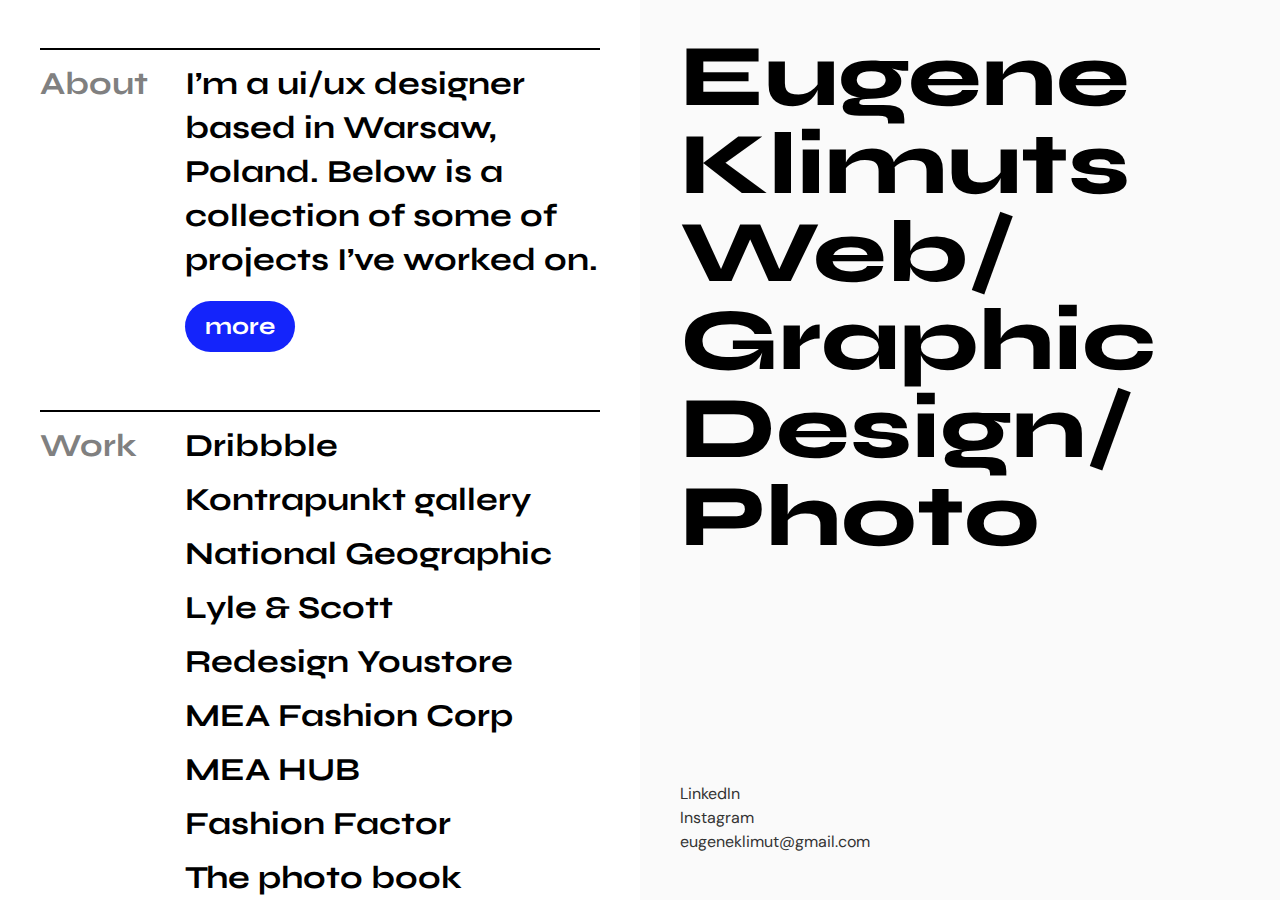
<file: index.html>
<!DOCTYPE html>
<html lang="en">
  <head>
    <meta charset="UTF-8" />
    <meta name="viewport" content="width=device-width, initial-scale=1.0"/>
    <title>Eugene Klim - designer</title>

    <link rel="stylesheet" href="style.css" />

    <!-- Google fonts -->
    <link rel="preconnect" href="https://fonts.googleapis.com" />
    <link rel="preconnect" href="https://fonts.gstatic.com" crossorigin />
    <link href="https://fonts.googleapis.com/css2?family=Syne:wght@400;450;480;500;700;720;730;750;780;800&display=swap" rel="stylesheet"/>

    <link rel="preconnect" href="https://fonts.googleapis.com">
    <link rel="preconnect" href="https://fonts.gstatic.com" crossorigin>
    <link href="https://fonts.googleapis.com/css2?family=DM+Sans:ital@0;1&display=swap" rel="stylesheet"> 
    <!-- /Google fonts -->

    <script src="blotter.min.js"></script>
    <script src="slidingDoorMaterial.js"></script>

    <!-- Yandex.Metrika counter -->
    <script type="text/javascript" >
      (function(m,e,t,r,i,k,a){m[i]=m[i]||function(){(m[i].a=m[i].a||[]).push(arguments)};
      m[i].l=1*new Date();k=e.createElement(t),a=e.getElementsByTagName(t)[0],k.async=1,k.src=r,a.parentNode.insertBefore(k,a)})
      (window, document, "script", "https://mc.yandex.ru/metrika/tag.js", "ym");

      ym(65573557, "init", {
            clickmap:true,
            trackLinks:true,
            accurateTrackBounce:true,
            webvisor:true
      });
    </script>
    <noscript><div><img src="https://mc.yandex.ru/watch/65573557" style="position:absolute; left:-9999px;" alt="" /></div></noscript>
    <!-- /Yandex.Metrika counter -->
    
  </head>

  <body>
    <!-- Родительский контейнер -->
    <div class="primary-container">
      <!-- <div class="second-container"> -->
      <!-- Левый бокс -->
      <div class="box-left">
        <div class="overlay"></div>
        <div class="box-560 float-right">
          <div class="menu-container">
            <div class="title-menu"><h2>About</h2></div>
            <div class="description-menu">
              I’m a ui/ux designer based in Warsaw, Poland. Below is a
              collection of some of projects I’ve worked on.
              <div class="btn-container">
                <a href="#" class="btn-more">more</a>
              </div>
            </div>
          </div>
          <div class="menu-container">
            <div class="title-menu"><h2>Work</h2></div>
            <div class="description-menu">
              <ul class="list-link">
                <li>
                  <a
                    target="_blank"
                    href="https://dribbble.com/eugeneklim"
                    class="link1"
                    >Dribbble</a>
                  <img src="img/big_link_icon.svg" class="link-icon1" />
                </li>
                <li>
                  <a 
                    target="_blank" 
                    href="https://kontrapunktgallery.com" 
                    class="link2"
                    >Kontrapunkt gallery</a>
                    <img src="img/big_link_icon.svg" class="link-icon2" />
                </li>
                <li>
                  <a
                    target="_blank" 
                    href="https://ng-bpe.com" 
                    class="link3"
                    >National Geographic</a>
                    <img src="img/big_link_icon.svg" class="link-icon3" />
                </li>
                <li>
                  <a 
                    target="_blank" 
                    href="https://lyleandscott.ru" 
                    class="link4"
                    >Lyle & Scott</a>
                  <img src="img/big_link_icon.svg" class="link-icon4" />
                </li>
                <li>
                  <a target="_blank" 
                    href="https://youstore.one/" 
                    class="link5"
                    >Redesign Youstore</a>
                  <img src="img/big_link_icon.svg" class="link-icon5" />
                </li>

                <li>
                  <a target="_blank" 
                    href="http://meafc.com/" 
                    class="link6"
                    >MEA Fashion Corp</a>
                  <img src="img/big_link_icon.svg" class="link-icon6" />
                </li>

                <li>
                  <a target="_blank" 
                    href="http://meahub.tilda.ws/" 
                    class="link7"
                    >MEA HUB</a>
                  <img src="img/big_link_icon.svg" class="link-icon7" />
                </li>
                
                <li>
                  <a target="_blank" 
                    href="http://fashionfactor.tilda.ws/" 
                    class="link8"
                    >Fashion Factor</a>
                  <img src="img/big_link_icon.svg" class="link-icon8" />
                </li>

                <li>
                  <a 
                    target="_blank" 
                    href="https://www.instagram.com/p/CXWEiwdoHdd/" 
                    class="link9"
                    >The photo book<br />«Disco»</a>
                  <img src="img/big_link_icon.svg" class="link-icon9" />
                </li>

                <li>
                  <a 
                    target="_blank" 
                    href="draw.html" 
                    class="link10"
                    >Drawing</a>
                  <img src="img/big_link_icon.svg" class="link-icon10" />
                </li>
              </ul>
            </div>
          </div>
        </div>
      </div>

      <!-- Правый бокс -->
      <div class="box-right">
        <div class="box-560">

          <!-- Init page -->
          <div class="init-page">
            <div class="t-1 mainBlock">
              <h1>Eugene Klimuts Web/ Graphic Design/ Photo</h1>
              <!-- <div id="plain-text"></div> -->
            </div>
            <div class="t-2">
              <div class="l1">
                <a target="_blank" class="link-destination" 
                  href="https://linkedin.com/in/eugene-klimuts-36a47312a/">
                  <span data-hover="LinkedIn">LinkedIn</span>
                </a>
              </div>

              <div class="l2">
                <a target="_blank" class="link-destination" 
                  href="https://www.instagram.com/eugeneklim/">
                  <span data-hover="Instagram">Instagram</span>
                </a>
              </div>

              <div class="l3">
                <a class="link-destination" 
                  href="mailto:eugeneklimut@gmail.com">
                  <span data-hover="eugeneklimut@gmail.com">eugeneklimut@gmail.com</span>
                </a>
              </div>

              <!-- <div class="grey-color"><p>Warsaw, Poland</p></div> -->
            </div>
          </div>

          <div class="t-1 block1">
            <img src="./img/dribbble.jpg" width="100%" />
          </div>

          <div class="t-1 block2">
            <img src="./img/kontrapunkt.jpg" width="100%" />
          </div>

          <div class="t-1 block3">
            <img src="./img/ng.jpg" width="100%" />
          </div>

          <div class="t-1 block4">
            <img src="./img/ls.jpg" width="100%" />
          </div>

          <div class="t-1 block5">
            <img src="./img/you.jpg" width="100%" />
          </div>

          <div class="t-1 block6">
            <img src="./img/meacorp.jpg" width="100%" />
          </div>

          <div class="t-1 block7">
            <img src="./img/meahub.jpg" width="100%" />
          </div>

          <div class="t-1 block8">
            <img src="./img/fashionfactor.jpg" width="100%" />
          </div>

          <div class="t-1 block9">
            <img src="./img/book.jpg" width="100%" />
          </div>

          <div class="t-1 block10">
            <img src="./img/draw.jpg" width="100%" />
          </div>

          <!-- About. Правый бокс -->
          <div class="cv-page">
            <div class="main-header">
              <div class="avatar">
                <img src="img/avatar.png" alt="" width="125px" height="125px" />
              </div>

              <div class="block-title-and-close">
                <div class="title-text">
                  <h2>Eugene Klimuts</h2>
                  <div class="second-text">ui/ux designer</div>
                  <div class="cv-download">
                    <a target="_blank" class="link-destination" 
                    href="https://drive.google.com/file/d/1S7pVsfVfi1sHbrO_gOc7Guw2K5AwsZfq/view?usp=sharing">
                    <span data-hover="Download CV">Download CV</span>
                    </a>
                  </div>
                </div>

                <div class="close-icon">
                  <div class="icon-img"></div>
                </div>
              </div>
            </div>
            <div class="cv-content">

              <div class="main-text-post"><p>For the past year, I've been focused on the design system and redesign of three e-com projects 
                (Birkenstock, Lyle & Scott, National Geographic). Together with the marketing department 
                and the analytics department, we've been working to increase conversions on the sites. 
                With the help of triggered e-mail newsletters, we were able to raise sales.</p>
                <div class="link-post">
                  <a target="_blank" class="link-destination" 
                  href="https://mindbox.ru/journal/cases/birkenstock/">
                  <span data-hover="Open page marketing automation in Birkenstock">Open page marketing automation in Birkenstock</span>
                  </a>
                </div>
                
              </div>

              <div class="cv-row">
              
                <div class="cv-left">Experence</div>
                <div class="cv-right">

                  <div class="cv-inner-block">
                    <div class="title-cv">Freelance — ui/ux designer</div>
                    <p class="years grey-color">March 2022 — Now</p>
                    <div class="text-cv"><p>Landing pages for startups and fashion agencies. Redesign of e-com sites. 
                      Photoretouching, preparing banners for the site.</p>
                    </div>
                  </div>

                  <div class="cv-inner-block">
                    <div class="title-cv">Brandpool East — ui/ux designer</div>
                    <p class="years grey-color">January 2021 — March 2022</p>
                    <div class="text-cv"><p>Brandpool East website design. 
                      Design and support for e-com sites Birkenstock, National Geographic, Lyle & Scott. 
                      Working with analytics. Prototyping. Trigger mailing list design. 
                      Create design systems in Figma.</p>
                    </div>
                  </div>
                  
                  <div class="cv-inner-block">
                    <div class="title-cv">SETTERS — web designer</div>
                    <p class="years grey-color">October 2020 — December 2020</p>
                    <div class="text-cv"><p>Landing page design.</p>
                    </div>
                  </div>

                  <div class="cv-inner-block">
                    <div class="title-cv">Freelance — ui/ux designer</div>
                    <p class="years grey-color">August 2019 — October 2020</p>
                    <div class="text-cv"><p>Landing page for the startup "EasyBloggers". 
                      Landing page for the store selling granite slabs. Creating posters for parties. 
                      Designing a mobile application for Internet radio "Radio Plato".</p>
                    </div>
                  </div>

                  <div class="cv-inner-block">
                    <div class="title-cv">Architect</div>
                    <p class="years grey-color">September 2010 — October 2020</p>
                    <div class="text-cv"><p>Development of project documentation. 
                      Planning and decomposition of tasks. Knowledge of design standards. 
                      Interaction with construction organizations.</p>
                    </div>
                  </div>

                  </div>
                </div>
              </div>

              <div class="cv-row">
                <div class="cv-left">Education</div>
                <div class="cv-right">

                  <div class="cv-inner-block">
                    <div class="title-cv">Certificate of comletion DSS. EPAM Systems</div>
                    <p class="years grey-color">May 2020</p>
                    <div class="link-certificate">
                      <a target="_blank" class="link-destination" 
                      href="https://drive.google.com/file/d/1b0ElkVos495AQWGFOOQQPmJMSI1v97Ai/view?usp=sharing">
                      <span data-hover="Open page certificate">Open page certificate</span>
                      </a>
                    </div>
                  </div>

                  <div class="cv-inner-block">
                    <div class="title-cv">Brestskiy Technic University</div>
                    <p class="years grey-color">2011-2018</p>
                  </div>
                  
                  <div class="cv-inner-block">
                    <div class="title-cv">Grodnenskiy Polytechnic College</div>
                    <p class="years grey-color">2006-2010</p>
                  </div>
                </div>
              </div>

              <div class="cv-row">
                <div class="cv-left">Skills</div>
                <div class="cv-right">

                  <div class="cv-inner-block">
                    <div class="skills-text"><p>Managment, Analytics, Design Thinking, Writing, Ideation, 
                      Research, Prototyping, Create design systems in Figma, Presentation, 
                      HTML, CSS, JS (basic level), CJM, User Flow, Material UI, Kontur UI</p>
                    </div>
                  </div>

                </div>
              </div>

              <div class="cv-row">
                <div class="cv-left">Tools</div>
                <div class="cv-right">

                  <div class="cv-inner-block">
                    <div class="title-cv">Managment</div>
                    <div class="text-cv"><p>Notion, Monday, Jira, Miro, Slack, Things, Zoom, 
                      Todoist, Google Calendar, Obsidian, Roam Research</p>
                    </div>
                  </div>
                  
                  <div class="cv-inner-block">
                    <div class="title-cv">Analytics, Testings</div>
                    <div class="text-cv"><p>Yandex Analytics, Google Analytics, Usertesting</p>
                    </div>
                  </div>

                  <div class="cv-inner-block">
                    <div class="title-cv">Design</div>
                    <div class="text-cv"><p>Figma, Tilda, Readymag, Photoshop, Lut creator, Illustrator, Lottie, Codepen, Cargosite</p>
                    </div>
                  </div>

                </div>
              </div>

              <div class="cv-row">
                <div class="cv-left">Hobbies</div>
                <div class="cv-right">

                  <div class="cv-inner-block">
                    <div class="hobbies-text"><p>Film Photography, Retouch photo, Reading books</p>
                    </div>
                  </div>

                </div>
              </div>

            </div>
          </div>
        </div>
      </div>
      <!-- </div> -->
    </div>

    <script src="app.js"></script>
  </body>
</html>
</file>
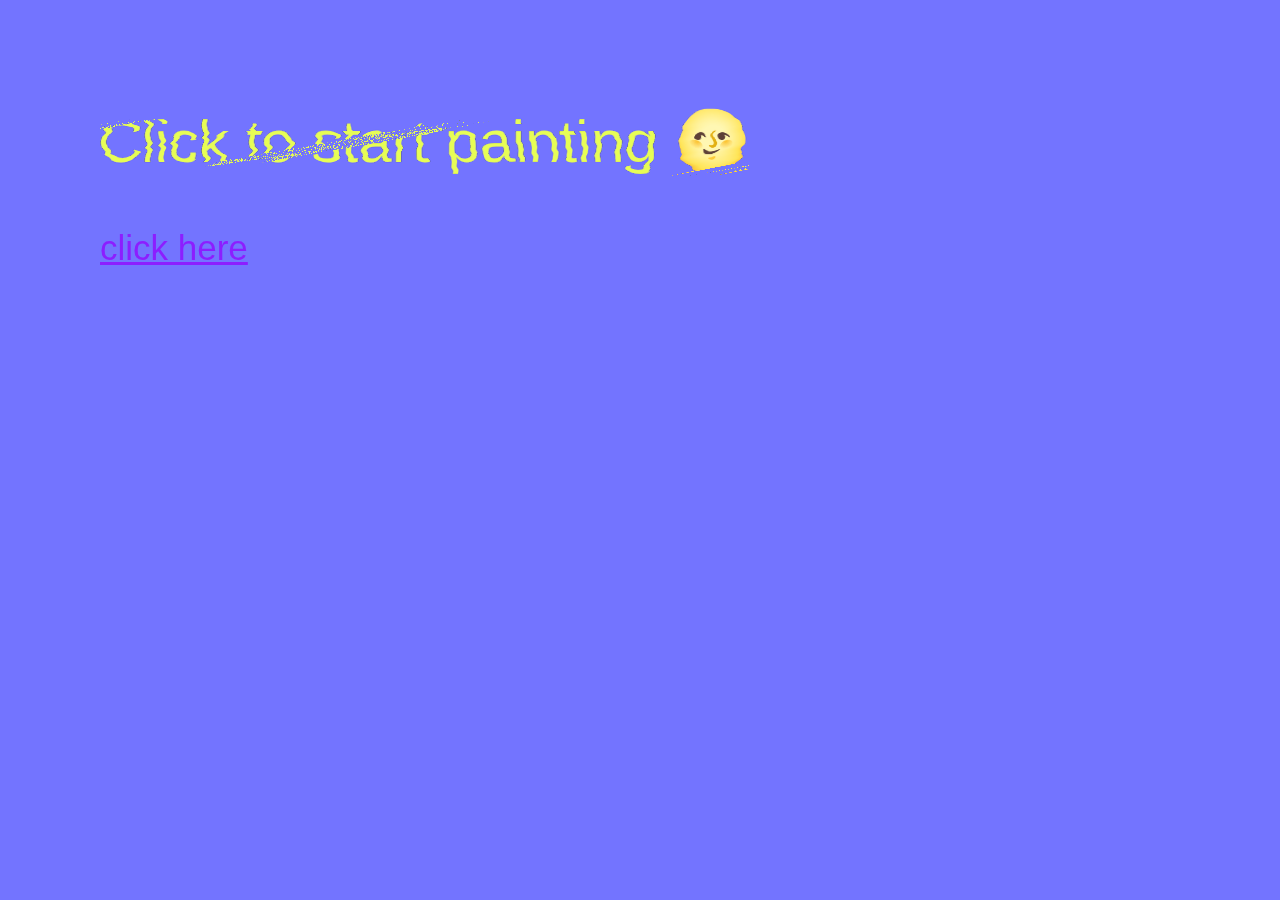
<file: draw.html>
<!DOCTYPE html>
<html lang="en-US">
<head>
  <meta charset="utf-8">
  <meta http-equiv="X-UA-Compatible" content="IE=Edge,chrome=1">
  <meta name="viewport" content="width=device-width, initial-scale=1">
  <title>Eugene Klim - draw</title>
  <link href="style2.css" rel="stylesheet">
  <script src="blotter.min.js"></script>
  <script src="rollingDistortMaterial.js"></script>
  
  <!-- Yandex.Metrika counter -->
  <script type="text/javascript" >
    (function(m,e,t,r,i,k,a){m[i]=m[i]||function(){(m[i].a=m[i].a||[]).push(arguments)};
    m[i].l=1*new Date();k=e.createElement(t),a=e.getElementsByTagName(t)[0],k.async=1,k.src=r,a.parentNode.insertBefore(k,a)})
    (window, document, "script", "https://mc.yandex.ru/metrika/tag.js", "ym");

    ym(65573557, "init", {
          clickmap:true,
          trackLinks:true,
          accurateTrackBounce:true,
          webvisor:true
    });
  </script>
  <noscript><div><img src="https://mc.yandex.ru/watch/65573557" style="position:absolute; left:-9999px;" alt="" /></div></noscript>
  <!-- /Yandex.Metrika counter -->
</head>

<body>
  <script>
    document.fonts.ready.then(function () {
      if (window.innerWidth > 800) {
        var text = new Blotter.Text("Click to start painting 🌝", {
          family: "'Helvetica'",
          size: 60,
          fill: "#e7fd55"
        });
      } else {
        var text = new Blotter.Text("Click to start painting 🌝", {
          family: "'Helvetica'",
          size: 25,
          fill: "#e7fd55"
        });
      }

      var material = new Blotter.RollingDistortMaterial();
      material.uniforms.uSpeed.value = 0.25;
      var blotter = new Blotter(material, { texts: text });

      var scope = blotter.forText(text);

      scope.appendTo(document.body);
    });
  </script>
  
  <a id="drawBegin">click here</a>
  <canvas id="drawer"></canvas>

  <script src="script.js"></script>
</body>

</html>
</file>
<file: style.css>
body {
  margin: 0;
  padding: 0;
  font-family: "Syne", sans-serif;
}

h2 {
  font-weight: 700;
  font-size: 32px;
  line-height: 44px;
  letter-spacing: 0em;
  color: #808080;
}

p {
  font-family: "DM Sans", sans-serif;
  font-style: 400;
  font-size: 16px;
  line-height: 28px;
  letter-spacing: 0em;
  color: #333;
}

.grey-color p {
  margin-top: 0px;
  margin-bottom: 0px;
  color: #808080;
}
.box-560 {
  width: 560px;
  height: 100%;
}

.float-right {
  float: right;
}

/* Левый бокс */
.box-left {
  width: 50%;
  padding: 48px 40px 48px 0px;
  overflow: auto;
}

.overlay {
  background: rgba(0, 0, 0, 0.7);
  position: absolute;
  width: 50%;
  height: 100%;
  top: 0;
  left: 0;
  display: none;
}

.menu-container {
  display: flex;
  border-top: 2px solid #000000;
  padding-top: 12px;
  padding-bottom: 64px;
}

.title-menu h2 {
  width: 125px;
  margin-right: 20px;
  margin-top: 0px;
}

.description-menu {
  font-weight: 700;
  font-size: 32px;
  line-height: 44px;
  letter-spacing: 0em;
  width: 100%;
}

.description-menu ul {
  list-style: none;
  margin: 0;
  padding: 0;
}

.description-menu ul li {
  padding-bottom: 10px;
}

.description-menu ul li a {
  color: #000000;
  text-decoration: none;
}

.description-menu ul li a:hover {
  color: #1424fb;
}

.btn-container {
  margin-top: 20px;
}

.btn-more {
  background: #1424fb;
  border-radius: 52px;
  color: #fff;
  text-decoration: none;
  font-weight: 700;
  font-size: 24px;
  line-height: 125%;
  letter-spacing: 0em;
  padding: 11px 20px;
  margin-top: 20px;
}

.btn-container a:hover {
  background: #ff3300;
}

/* Правый бокс */
.box-right {
  width: 50%;
  background: #FAFAFA;
  /* display: flex;
  flex-direction: column;
  justify-content: space-between; */
  padding: 33px 0px 48px 40px;
  overflow: auto;
}
.init-page {
  display: flex;
  flex-direction: column;
  justify-content: space-between;
  height: 100%;
}
.t-1 h1 {
  font-weight: 750;
  font-size: 5.5em;
  line-height: 100%;
  letter-spacing: 0em;
  margin-top: 0px;
}

.block1,
.block2,
.block3,
.block4,
.block5,
.block6,
.block7,
.block8,
.block9,
.block10,
.link-icon1,
.link-icon2,
.link-icon3,
.link-icon4,
.link-icon5,
.link-icon6,
.link-icon7,
.link-icon8,
.link-icon9,
.link-icon10 {
  display: none;
}

.link-icon1,
.link-icon2,
.link-icon3,
.link-icon4,
.link-icon5,
.link-icon6,
.link-icon7,
.link-icon8,
.link-icon9,
.link-icon10 {
  float: right;
}

.t-2 a {
  font-size: 16px;
  font-weight: 400;
  text-align: left;
  line-height: 20px;
  letter-spacing: 0em;

  text-decoration: none;
  color: #333;
}

.t-2 a:hover {
  color: #1424FB;
}

.l1 a {
  font-family: "DM Sans", sans-serif;
  font-style: 400;
  font-size: 16px;
  line-height: 20px;
  letter-spacing: 0em;

  margin-bottom: 4px;
  display: flex;
  align-items: center;
}
.l2 {
  font-family: "DM Sans", sans-serif;
  font-style: 400;
  font-size: 16px;
  line-height: 20px;
  letter-spacing: 0em;

  margin-bottom: 4px;
  display: flex;
  align-items: center;
}
.l3 {
  font-family: "DM Sans", sans-serif;
  font-style: 400;
  font-size: 16px;
  line-height: 20px;
  letter-spacing: 0em;

  display: flex;
  align-items: center;
}

/* About. Правый бокс */
.cv-page {
  padding-top: 15px;
  display: none;
}

.main-header {
  display: flex;
}
.avatar {
  padding-right: 20px;
}
.block-title-and-close {
  display: flex;
  justify-content: space-between;
  width: 100%;
}
.title-text h2 {
  color: #000;
  margin-top: 0px;
  margin-bottom: 0px;
}
.second-text {
  font-size: 20px;
  font-weight: 700;
  line-height: 25px;
  letter-spacing: 0em;
  margin-top: 4px;
  margin-bottom: 32px;
  color: #808080;
}

.cv-download a {
  font-family: "DM Sans", sans-serif;
  font-style: 400;
  font-size: 16px;
  line-height: 20px;
  letter-spacing: 0em;

  text-decoration: none;
  color: #333;

  display: flex;
  align-items: center;
}
.cv-download a:hover {
  color: #1424FB;
}

.cv-inner-block a {
  text-decoration: none;
  color: #333;
}
.cv-inner-block a:hover {
  color: #1424FB;
}

.main-text-post p {
  margin-top: 24px;
  margin-bottom: 16px;
}

.link-post a:hover {
  color: #1424FB;
}
.link-post a {
  font-family: "DM Sans", sans-serif;
  font-style: 400;
  font-size: 16px;
  line-height: 20px;
  letter-spacing: 0em;
  text-decoration: none;
  color: #333;

  display: flex;
  align-items: center;
}

.link-certificate {
  font-family: "DM Sans", sans-serif;
  font-style: 400;
  font-size: 16px;
  line-height: 20px;
  letter-spacing: 0em;

  margin-bottom: 4px;
  display: flex;
  align-items: center;
  margin-top: 12px;
}

/* Animation for text links */

.link-destination {
display: inline-block;
overflow: hidden;
}

.link-destination span {
position: relative;
display: inline-block;
-webkit-transition: -webkit-transform 0.3s;
transition: transform 0.3s;
}

.link-destination span::before {
position: absolute;
white-space: nowrap;	
top: 100%;
content: attr(data-hover);
}

.link-destination:hover span,
.link-destination:focus span {
-webkit-transform: translateY(-100%);
transform: translateY(-100%);
}

/* end */





.close-icon {
  text-align: right;
}

.icon-img {
  position: fixed;
  top: 48px;
  right: 40px;
  cursor: pointer;
  width: 40px;
  height: 40px;
  background-image: url("./img/big_close_icon.svg");
}

.icon-img:hover {
  /* opacity: 0.5; */
  background-image: url("./img/big-close-icon-hover.svg");
}

.cv-row {
  display: flex;
  margin: 44px 0px;
  border-top: 2px solid #000000;
}

.cv-inner-block {
  margin-bottom: 28px;
  /* width: 415px; */
}

.cv-left {
  font-size: 20px;
  font-weight: 700;
  line-height: 25px;
  letter-spacing: 0em;
  margin-top: 20px;
  margin-right: 20px;
  width: 125px;
  min-width: 125px;
  color: #808080;
}
.title-cv {
  font-size: 20px;
  font-weight: 700;
  line-height: 25px;
  letter-spacing: 0em;
  margin-top: 20px;
  margin-bottom: 4px;
}
.years {
  margin-top: 0px;
  margin-bottom: 0px;
  color: #808080;
}
.text-cv p {
  padding-top: 0;
  padding-bottom: 8px;
  margin-bottom: 0;
  margin-top: 12px;
  /* width: 415px; */
}
.hobbies-text p {
  padding-top: 4px;
  padding-bottom: 8px;
  margin-bottom: 0;
  /* width: 415px; */
}
.skills-text p {
  padding-top: 4px;
  padding-bottom: 8px;
  margin-bottom: 0;
}
.primary-container {
  display: flex;
  flex-direction: column-reverse;
}

/* Родительский контейнер */
@media (min-width: 767px) {
  .primary-container {
    height: 100vh;
    display: flex;
    flex-direction: row;
    /* background-color: #c40000; */
  }

  .second-container {
    height: 100vh;
    width: 1200px;
    display: flex;
    flex-direction: row;
    margin: auto;
    border: 1px solid silver;
  }
}

@media (max-width: 766px) {
  .box-left {
    width: auto;
    height: 100%;
    padding: 20px;
    margin-top: 28px;
  }

  .icon-img {
    top: 55px;
    right: 20px;
  }

  h2 {
    font-size: 24px;
    line-height: 28px;
    width: 185px;
  }

  .second-text {
    margin-bottom: 20px;
  }

  .cv-row {
    flex-direction: column;
  }

  .menu-container {
    flex-direction: column;
  }
  .box-right {
    width: auto;
    padding: 0;
    padding: 20px;
    padding-top: 40px;
    padding-bottom: 40px;
  }
  .box-560 {
    width: 100%;
  }
  .t-1 h1 {
    font-size: 3.2em;
  }

  .description-menu {
    font-size: 24px;
    width: 100%;
  }

  .overlay {
    width: 0px;
    height: 0px;
  }

}
</file>
<file: style2.css>
/* http://meyerweb.com/eric/tools/css/reset/ 
   v2.0 | 20110126
   License: none (public domain)
*/

html, body, div, span, applet, object, iframe,
h1, h2, h3, h4, h5, h6, p, blockquote, pre,
a, abbr, acronym, address, big, cite, code,
del, dfn, em, img, ins, kbd, q, s, samp,
small, strike, strong, sub, sup, tt, var,
b, u, i, center,
dl, dt, dd, ol, ul, li,
fieldset, form, label, legend,
table, caption, tbody, tfoot, thead, tr, th, td,
article, aside, canvas, details, embed, 
figure, figcaption, footer, header, hgroup, 
menu, nav, output, ruby, section, summary,
time, mark, audio, video {
	margin: 0;
	padding: 0;
	border: 0;
	font-size: 100%;
	font: inherit;
	vertical-align: baseline;
}
/* HTML5 display-role reset for older browsers */
article, aside, details, figcaption, figure, 
footer, header, hgroup, menu, nav, section {
	display: block;
}
body {
	line-height: 1;
}
ol, ul {
	list-style: none;
}
blockquote, q {
	quotes: none;
}
blockquote:before, blockquote:after,
q:before, q:after {
	content: '';
	content: none;
}
table {
	border-collapse: collapse;
	border-spacing: 0;
}

/* end reset  */



body {
  background: #7374FF;
  color: #FF5600;
  font-family: 'helvetica';
  font-weight: 500;
  -webkit-font-smoothing : antialiased;
  -moz-osx-font-smoothing: grayscale;
}


a {
  color: inherit;
  text-decoration: none;
}




.sidebar {
  font-size: 36px;
  position: fixed;
  left: 0;
  top: 0;
  bottom: 0;
  padding: 30px 0 30px 55px;
  border-right: #99ff66 1px solid;
  background: black;
  width: 1vw;
  z-index: 2;
}

.sidebar p {
  transform-origin: 50% 0;
  transform: rotate(90deg) translate(50%, 0);
  white-space: nowrap;
  line-height: 1.5;
}

.repo {
  font-size: 15px;
  position: fixed;
  bottom: 40px;
  left: 15px;
  text-decoration: underline;
}

.b-canvas {
  margin-top: 100px;
  margin-left: 100px;
  z-index:1;
}

.adam {
  position: fixed;
  right: 0;
  width: 33vw;
  bottom: 0;
  max-width: 350px;
  mix-blend-mode: difference;
}

#drawer {
  position: fixed;
  left: 0;
  top: 0;
}

#drawBegin {
  position: fixed;
  top: 230px;
  left: 100px;
  text-decoration:underline;
  cursor: pointer;
  z-index: 1;
  font-size: 35px;
  mix-blend-mode: difference;
}

@media(max-width: 500px) {
  header {
    font-size: 24px;
    padding-left: 57px;
  }
  .sidebar p {
    font-size: 24px;
  }
  .sidebar {
    padding-left: 40px;
  }

  #drawBegin {
    font-size: 30px;
    left: 66px;
  }
  .b-canvas {
    margin-left: 67px;
  }
  .adam {
    width: 49vw;
  }
  .repo {
    font-size: 14px;
    left: 4px;
  }

}
</file>
